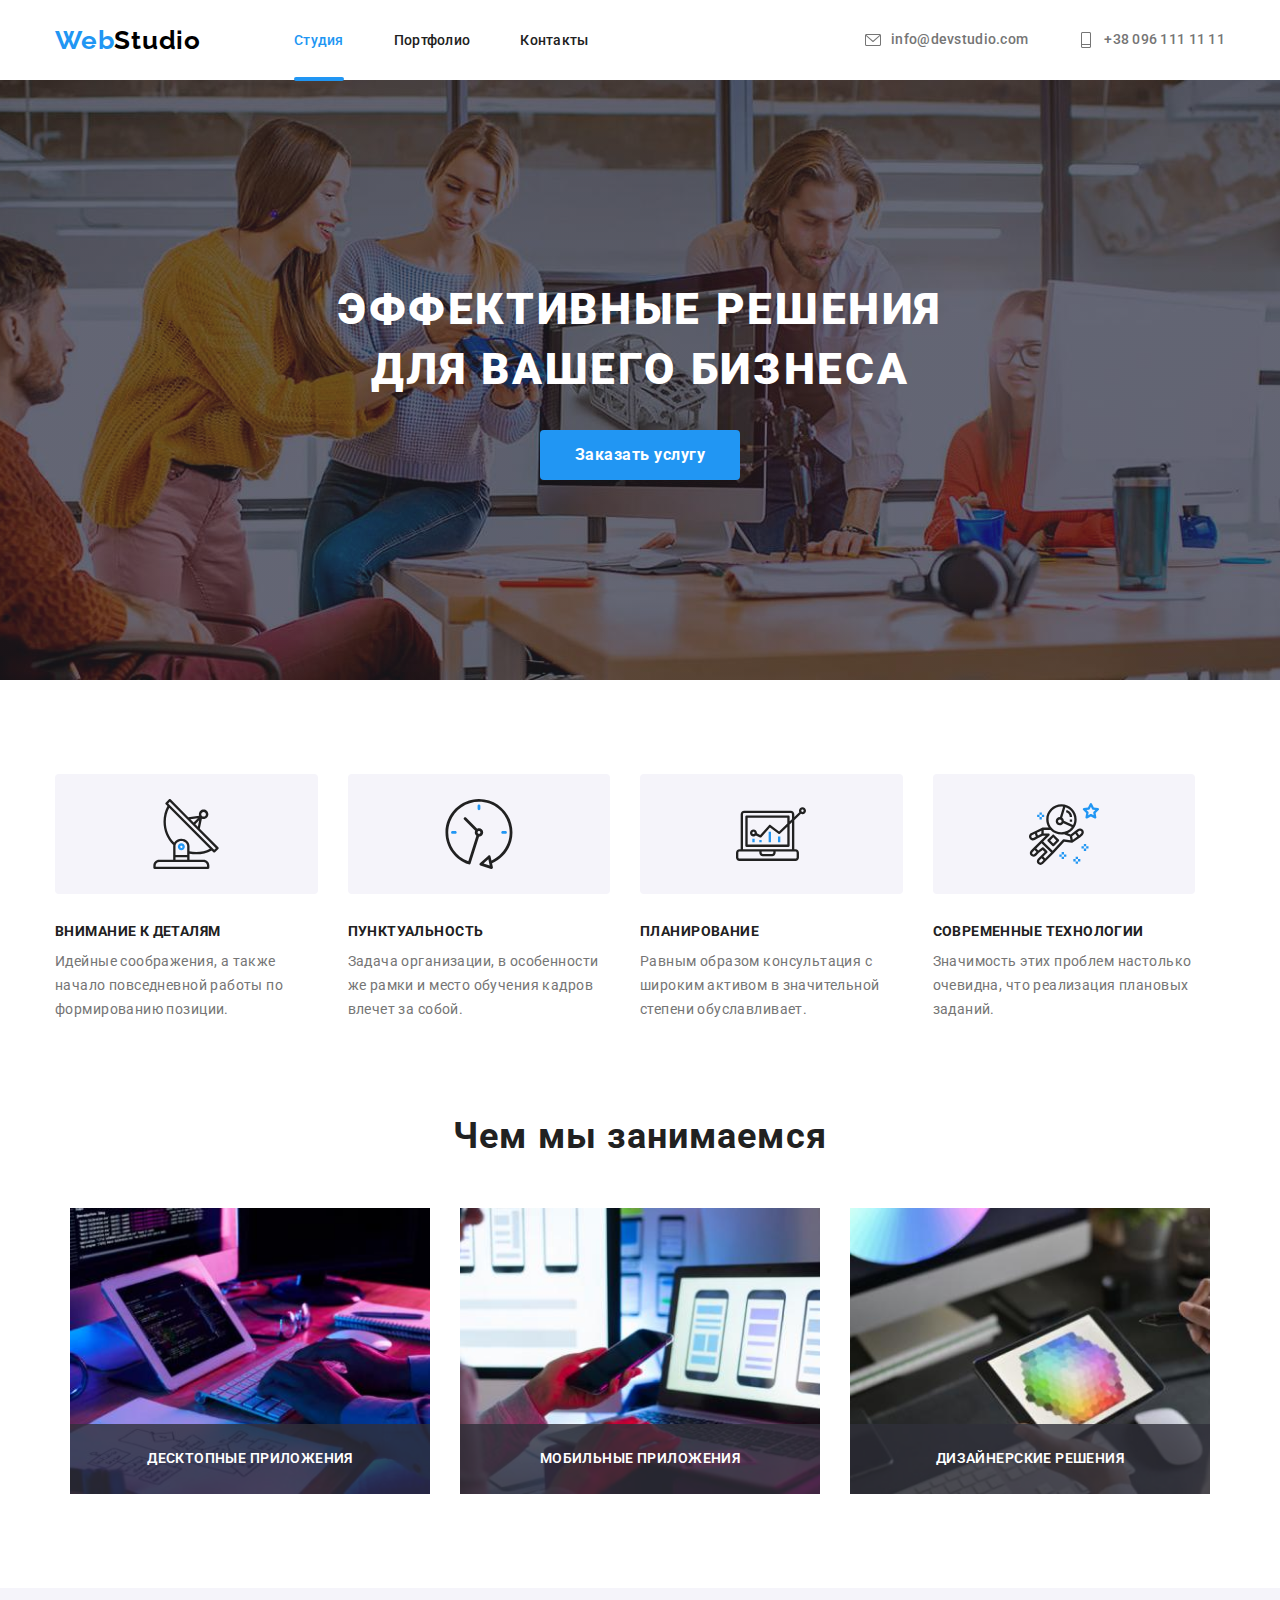
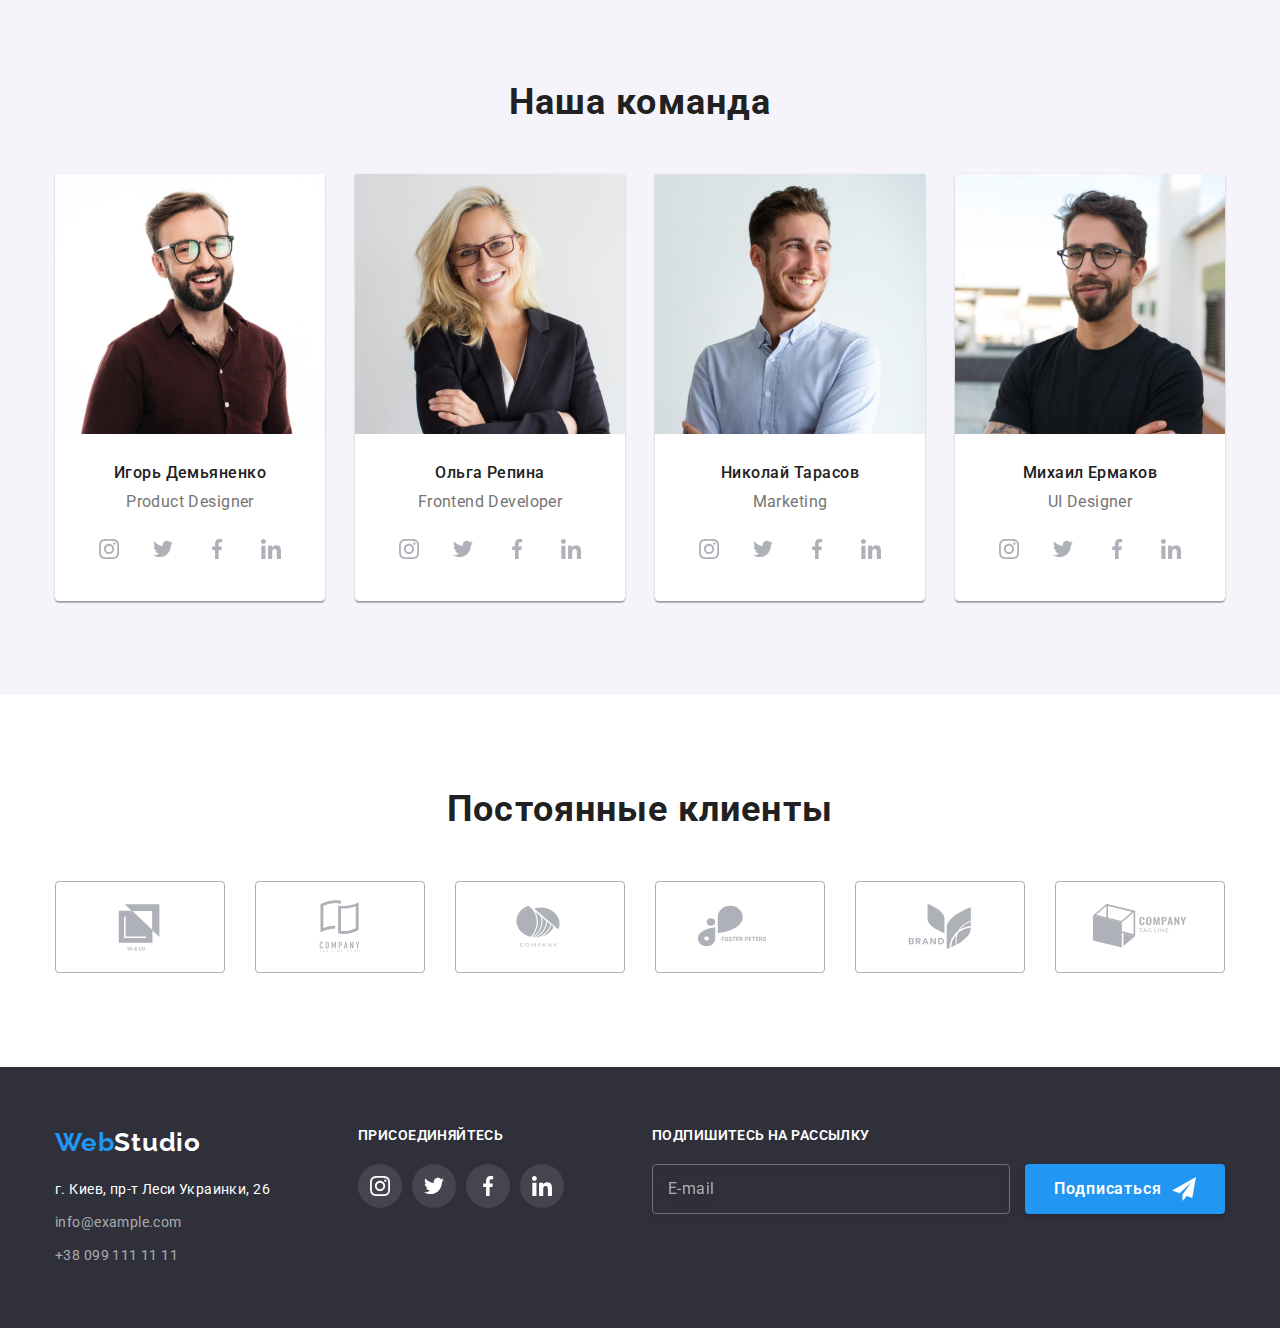
<file: index.html>
<!DOCTYPE html>
<html lang="ru">
<head>
    <meta charset="UTF-8">
    <meta http-equiv="X-UA-Compatible" content="IE=edge">
    <meta name="viewport" content="width=device-width, initial-scale=1.0">
    <title>Document</title>
    <link rel="preconnect" href="https://fonts.googleapis.com"> 
    <link rel="preconnect" href="https://fonts.gstatic.com" crossorigin> 
    <link href="https://fonts.googleapis.com/css2?family=Raleway:wght@700&family=Roboto:wght@400;500;700;900&display=swap" 
        rel="stylesheet">
    <link rel="stylesheet" href="https://cdnjs.cloudflare.com/ajax/libs/modern-normalize/1.1.0/modern-normalize.min.css">
    
    <link rel="stylesheet" href="./css/main.min.css">
    
</head>
<body>
<!--header-->
    <header class="header">
        <div class="container header-navigation">
            <a href="./index.html" class="header-logo link">Web<span class="logo-accent">Studio</span></a>
            <nav>
                <ul class="header-list list">
                <li class="header-item">
                    <a href="./index.html" class="header-link link current">Студия</a>
                </li>
                <li class="header-item" >
                    <a href="./portfolio.html" class="header-link link ">Портфолио</a>
                </li>
                <li class="header-item" >
                    <a href="" class="header-link link">Контакты</a>
                </li>
                </ul>
            </nav>
            <ul class="header-contacts-list list">
                <li class="header-contacts-item">
                        <a class="header-contacts-link link" href="mailto:info@devstudio.com">
                        <svg class="header-icon" width="16" height="16">
                            <use href="./images/sprite.svg#icon-mail"></use>
                        </svg>   
                        info@devstudio.com
                    </a>
                </li>
                
                <li class="header-contacts-item">
                        <a class="header-contacts-link link" href="tel:+380961111111">
                        <svg class="header-icon" width="16" height="16">
                            <use href="./images/sprite.svg#icon-tel">
                            </use>
                        </svg>
                        +38 096 111 11 11
                    </a>
                </li>
            </ul>  
        </div>  
    </header>
    <main>
<!--hero-->
        <section class="hero">
            <div class="container hero__container">
                <h1 class="hero__title">Эффективные решения для вашего бизнеса</h1>
                <button class="hero__btn btn"
                data-modal-open
                type="button">
                Заказать услугу
                </button>
            </div>
        </section>
<!--advantage-->
        <section class="advantage section">
            <div class="container">
                <h2 class="visually-hidden">Преимущества</h2>

                <ul class="advantage-list list">

                 <li class="advantage-list__item">
                    <div class="advantage-list__item-bg"> 
                        <svg class="advantage-list__icon" width="70" height="70"  >
                        <use href="./images/sprite.svg#icon-antenna">
                        </use>
                        </svg>
                    </div>
                    <h3 class="advantage-list__theme">Внимание к деталям</h3>
                    <p class="advantage-list__text">Идейные соображения, 
                    а также начало повседневной работы 
                    по формированию позиции.</p>
                 </li>

                 <li class="advantage-list__item">
                    <div class="advantage-list__item-bg"> 
                        <svg class="advantage-list__icon" width="70" height="70"  >
                        <use href="./images/sprite.svg#icon-clock">
                        </use>
                        </svg>
                    </div>
                    <h3 class="advantage-list__theme">Пунктуальность</h3>
                    <p class="advantage-list__text">Задача организации, 
                    в особенности же рамки и место 
                    обучения кадров влечет за собой.</p>
                 </li>

                 <li class="advantage-list__item">
                    <div class="advantage-list__item-bg"> 
                        <svg class="advantage-list__icon" width="70" height="70"  >
                        <use href="./images/sprite.svg#icon-diagram">
                        </use>
                        </svg>
                    </div>
                     <h3 class="advantage-list__theme">Планирование</h3>
                     <p class="advantage-list__text">Равным образом консультация 
                    с широким активом в значительной 
                    степени обуславливает.</p>
                 </li>

                 <li class="advantage-list__item">
                    <div class="advantage-list__item-bg"> 
                        <svg class="advantage-list__icon" width="70" height="70"  >
                        <use href="./images/sprite.svg#icon-astronaut">
                        </use>
                        </svg>
                    </div>
                     <h3 class="advantage-list__theme">Современные технологии</h3>
                     <p class="advantage-list__text">Значимость этих проблем настолько 
                    очевидна, что реализация 
                    плановых заданий.</p>
                    </li>
                </ul>
            </div>
        </section>
<!--gallery-->
        <section class="gallery section">
            <div class="container">
                <h2 class="title gallery__title">Чем мы занимаемся</h2>
                <ul class="gallery-list list">
                    <li class="gallery-list__item">
                        <div class="gallery-list__top-wrapper">
                            <img src="./images/box1.jpg" alt="програмист пишет код" width="370"/>
                            <p class="gallery-list__top-txt">десктопные приложения</p>
                        </div>
                    </li>
                    <li class="gallery-list__item">
                        <div class="gallery-list__top-wrapper">
                            <img src="./images/box2.jpg" alt="дизайнер делает макет" width="370"/>
                            <p class="gallery-list__top-txt">мобильные приложения</p>
                        </div>
                    </li>
                    <li class="gallery-list__item">
                        <div class="gallery-list__top-wrapper">
                            <img src="./images/box3.jpg" alt="дизайнер подбирает цвет" width="370"/>
                            <p class="gallery-list__top-txt">дизайнерские решения</p>
                        </div>
                    </li>
                </ul>
            </div>
        </section>
<!--team-->
        <section class="team section">
            <div class="container team__container">
                <h2 class="title team__title">Наша команда</h2>
                <ul class="team-list list">
                   <li class="team-list__item">
                        <img src="./images/img1.jpg" alt="Игорь Демьяненко" width="270"/>
                        <div class="team-list__card-contant">
                            <h3 class="team-list__name">Игорь Демьяненко</h3>
                            <p class="team-list__text" lang="en">Product Designer</p>
                            <ul class="team-list__social-list social-list list">
                                <li class="social-list__item link">
                                    <a href="" class="social-list__link link">
                                        <svg class="social-list__icon-team">
                                            <use href="./images/sprite.svg#icon-instagram">
                                            </use>
                                        </svg>
                                    </a>
                                </li>
                                <li class="social-list__item link">
                                    <a href="" class="social-list__link link">
                                        <svg class="social-list__icon-team">
                                            <use href="./images/sprite.svg#icon-twitter">
                                            </use>
                                        </svg>
                                    </a>
                                </li>
                                <li class="social-list__item link">
                                    <a href="" class="social-list__link link">
                                        <svg class="social-list__icon-team">
                                            <use href="./images/sprite.svg#icon-facebook">
                                            </use>
                                        </svg>
                                    </a>
                                </li>
                                <li class="social-list__item link">
                                    <a href="" class="social-list__link link">
                                        <svg class="social-list__icon-team">
                                            <use href="./images/sprite.svg#icon-linkedin">
                                            </use>
                                        </svg>
                                    </a>
                                </li>
                            </ul>
                        </div>
                    </li>

                    <li class="team-list__item">
                        <img src="./images/img2.jpg" alt="Ольга Репина" width="270"/>
                        <div class="team-list__card-contant">
                            <h3 class="team-list__name">Ольга Репина</h3>
                            <p class="team-list__text" lang="en">Frontend Developer</p>
                            <ul class="team-list__social-list social-list list">
                                <li class="social-list__item link">
                                    <a href="" class="social-list__link link">
                                        <svg class="social-list__icon-team">
                                            <use href="./images/sprite.svg#icon-instagram">
                                            </use>
                                        </svg>
                                    </a>
                                </li>
                                <li class="social-list__item link">
                                    <a href="" class="social-list__link link">
                                        <svg class="social-list__icon-team">
                                            <use href="./images/sprite.svg#icon-twitter">
                                            </use>
                                        </svg>
                                    </a>
                                </li>
                                <li class="social-list__item link">
                                    <a href="" class="social-list__link link">
                                        <svg class="social-list__icon-team">
                                            <use href="./images/sprite.svg#icon-facebook">
                                            </use>
                                        </svg>
                                    </a>
                                </li>
                                <li class="social-list__item link">
                                    <a href="" class="social-list__link link">
                                        <svg class="social-list__icon-team">
                                            <use href="./images/sprite.svg#icon-linkedin">
                                            </use>
                                        </svg>
                                    </a>
                                </li>
                            </ul>
                        </div>
                    </li>

                    <li class="team-list__item">
                        <img src="./images/img3.jpg" alt="Николай Тарасов" width="270"/>
                        <div class="team-list__card-contant">
                            <h3 class="team-list__name">Николай Тарасов</h3>
                            <p class="team-list__text" lang="en">Marketing</p>
                            <ul class="team-list__social-list social-list list">
                                <li class="social-list__item link">
                                    <a href="" class="social-list__link link">
                                        <svg class="social-list__icon-team">
                                            <use href="./images/sprite.svg#icon-instagram">
                                            </use>
                                        </svg>
                                    </a>
                                </li>
                                <li class="social-list__item link">
                                    <a href="" class="social-list__link link">
                                        <svg class="social-list__icon-team">
                                            <use href="./images/sprite.svg#icon-twitter">
                                            </use>
                                        </svg>
                                    </a>
                                </li>
                                <li class="social-list__item link">
                                    <a href="" class="social-list__link link">
                                        <svg class="social-list__icon-team">
                                            <use href="./images/sprite.svg#icon-facebook">
                                            </use>
                                        </svg>
                                    </a>
                                </li>
                                <li class="social-list__item link">
                                    <a href="" class="social-list__link link">
                                        <svg class="social-list__icon-team">
                                            <use href="./images/sprite.svg#icon-linkedin">
                                            </use>
                                        </svg>
                                    </a>
                                </li>
                            </ul>
                        </div>
                    </li>

                    <li class="team-list__item">
                        <img src="./images/img4.jpg" alt="Михаил Ермаков" width="270"/>
                        <div class="team-list__card-contant">
                            <h3 class="team-list__name">Михаил Ермаков</h3>
                            <p class="team-list__text" lang="en">UI Designer</p>
                            <ul class="team-list__social-list social-list list">
                                <li class="social-list__item link">
                                    <a href="" class="social-list__link link">
                                        <svg class="social-list__icon-team">
                                            <use href="./images/sprite.svg#icon-instagram">
                                            </use>
                                        </svg>
                                    </a>
                                </li>
                                <li class="social-list__item link">
                                    <a href="" class="social-list__link link">
                                        <svg class="social-list__icon-team">
                                            <use href="./images/sprite.svg#icon-twitter">
                                            </use>
                                        </svg>
                                    </a>
                                </li>
                                <li class="social-list__item link">
                                    <a href="" class="social-list__link link">
                                        <svg class="social-list__icon-team">
                                            <use href="./images/sprite.svg#icon-facebook">
                                            </use>
                                        </svg>
                                    </a>
                                </li>
                                <li class="social-list__item link">
                                    <a href="" class="social-list__link link">
                                        <svg class="social-list__icon-team">
                                            <use href="./images/sprite.svg#icon-linkedin">
                                            </use>
                                        </svg>
                                    </a>
                                </li>
                            </ul>
                        </div>
                    </li>
                </ul>
                
            </div>
        </section>
<!------clients-->
       <section class="clients section">
        <div class="container">
            <h2 class="title">Постоянные клиенты</h2>
            <ul class="clients-list list">
                <li class="clients-list__item">
                    <a href="" class="clients-list__link link">
                        <svg class="clients-list__icon">
                            <use href="./images/sprite.svg#icon-Logo">
                            </use>
                        </svg>
                    </a>
                </li>
                <li class="clients-list__item">
                    <a href="" class="clients-list__link link">
                        <svg class="clients-list__icon">
                            <use href="./images/sprite.svg#icon-Logo-1">
                            </use>
                        </svg>
                    </a>
                </li>
                <li class="clients-list__item">
                    <a href="" class="clients-list__link link">
                        <svg class="clients-list__icon">
                            <use href="./images/sprite.svg#icon-Logo-2">
                            </use>
                        </svg>
                    </a>
                </li>
                <li class="clients-list__item">
                    <a href="" class="clients-list__link link">
                        <svg class="clients-list__icon">
                            <use href="./images/sprite.svg#icon-Logo-3">
                            </use>
                        </svg>
                    </a>
                </li>
                <li class="clients-list__item">
                    <a href="" class="clients-list__link link">
                        <svg class="clients-list__icon">
                            <use href="./images/sprite.svg#icon-Logo-4">
                            </use>
                        </svg>
                    </a>
                </li>
                <li class="clients-list__item">
                    <a href="" class="clients-list__link link">
                        <svg class="clients-list__icon">
                            <use href="./images/sprite.svg#icon-Logo-5">
                            </use>
                        </svg>
                    </a>
                </li>
            </ul>

        </div> 
       </section>
    </main>
<!------footer-->
    <footer class="footer">
        <div class="container footer-info">
            <div class="footer__left">
            <a class="footer-logo link" href="/">Web<span class="footer-logo__text">Studio</span></a>
            <address>
                    <ul class="footer-adress-list list">
                        <li class="footer-adress-list__item">
                            <a class="footer-adress-list__link footer-adress-list__main link" href="">г. Киев, пр-т Леси Украинки, 26 </a></li>
                        <li class="footer-adress-list__item">
                            <a class="footer-adress-list__link link" href="mailto:info@example.com">info@example.com</a></li>
                        <li class="footer-adress-list__item">
                            <a class="footer-adress-list__link link" href="tel:+380991111111">+38 099 111 11 11</a></li>
                    </ul>
            </address>
            </div>

            <div class="footer__center">
                <h3 class="footer__title">присоединяйтесь</h3>
                <ul class="footer-social-list social-list list">
                    <li class="social-list__item link">
                         <a href="" class="footer-social-list__link link">
                            <svg class="footer-social-list__icon">
                                <use href="./images/sprite.svg#icon-instagram">
                                </use>
                            </svg>
                        </a>
                    </li>
                    <li class="social-list__item link">
                        <a href="" class="footer-social-list__link link">
                            <svg class="footer-social-list__icon">
                                <use href="./images/sprite.svg#icon-twitter">
                                </use>
                            </svg>
                        </a>
                    </li>
                    <li class="social-list__item link">
                        <a href="" class="footer-social-list__link link">
                            <svg class="footer-social-list__icon">
                                <use href="./images/sprite.svg#icon-facebook">
                                </use>
                            </svg>
                        </a>
                    </li>
                    <li class="social-list__item link">
                        <a href="" class="footer-social-list__link link">
                            <svg class="footer-social-list__icon">
                                <use href="./images/sprite.svg#icon-linkedin">
                                </use>
                            </svg>
                        </a>
                    </li>
                </ul>
            </div>

            <div class="footer__left">
                <section class="signup">
                    <h3 class="signup__title">
                        подпишитесь на рассылку
                    </h3>
                    <form action="#" class="signup-form" name="signup_form" >
                        <div class="footer-input">
                            <label>
                            <input 
                            class="signup-input"
                            type="email" 
                            name="email" 
                            id="email"
                            placeholder="E-mail"
                            />
                            </label>
                        </div>
                        <button type="submit" class="btn signup-btn">
                            Подписаться <svg class="footer-icon-send">
                                <use href="./images/sprite.svg#icon-icon-send">
                                </use>
                            </svg>
                        </button>
                    </form>
                </section>   
            </div>
        </div>
    </footer>
<!------modal-->
    <div class="backdrop is-hidden" data-modal>
        <div class="modal">

            <button type="button" 
            data-modal-close 
            class="close-btn btn">
                <svg class="close-btn-icon">
                    <use href="./images/sprite.svg#icon-close-black">
                    </use>
                </svg>
            </button>
        
            <p class="modal-title">Оставьте свои данные, мы вам перезвоним</p>

            <form action="#" class="modal-form">

                <div class="modal-field">
                    <label for="user-name" class="input-label"
                    >Имя</label>
                    <span class="input-wrapper">
                        <input type="text"
                        name="user-name"
                        id="user-name"
                        class="modal-input">
                        <svg class="input-icon">
                            <use href="./images/sprite.svg#icon-person-black"></use>
                        </svg>
                    </span>
                </div>

                <div class="modal-field">
                    <label for="user-tel" class="input-label"
                    >Телефон</label>
                    <span class="input-wrapper">
                        <input type="tel"
                        name="user-tel"
                        id="user-tel"
                        class="modal-input">
                        <svg class="input-icon">
                            <use href="./images/sprite.svg#icon-phone-black"></use>
                        </svg>
                    </span>
                </div>

                <div class="modal-field">
                    <label for="email" class="input-label"
                    >Почта</label>
                    <span class="input-wrapper">
                        <input type="email"
                        name="email"
                        id="email"
                        class="modal-input">
                        <svg class="input-icon">
                            <use href="./images/sprite.svg#icon-email-black"></use>
                        </svg>
                    </span>
                </div>

                <div class="modal-field">
                    <label for="user-text" class="input-label"
                    >Комментарий</label>
                    <textarea
                    name="user-text"
                    id="user-text"
                    placeholder="Введите текст"
                    class="modal-text-input"
                    ></textarea>
                </div>

                <input type="checkbox" name="modal-checkbox" 
                id="modal-checkbox" class="modal-checkbox visually-hidden">
                <label for="modal-checkbox" class="check-text">
                    <span> 
                        <svg class="check-icon">
                            <use href="./images/sprite.svg#icon-check"></use>
                        </svg>
                    </span>
                    Соглашаюсь с рассылкой и принимаю <a href=""> Условия договора</a>
                </label>

                <button type="submit" class="btn modal-btn">
                    Отправить
                </button>
            </form>
        </div>
    </div>
    <script src="./js/modal.js"></script>
</body>
</html>
</file>
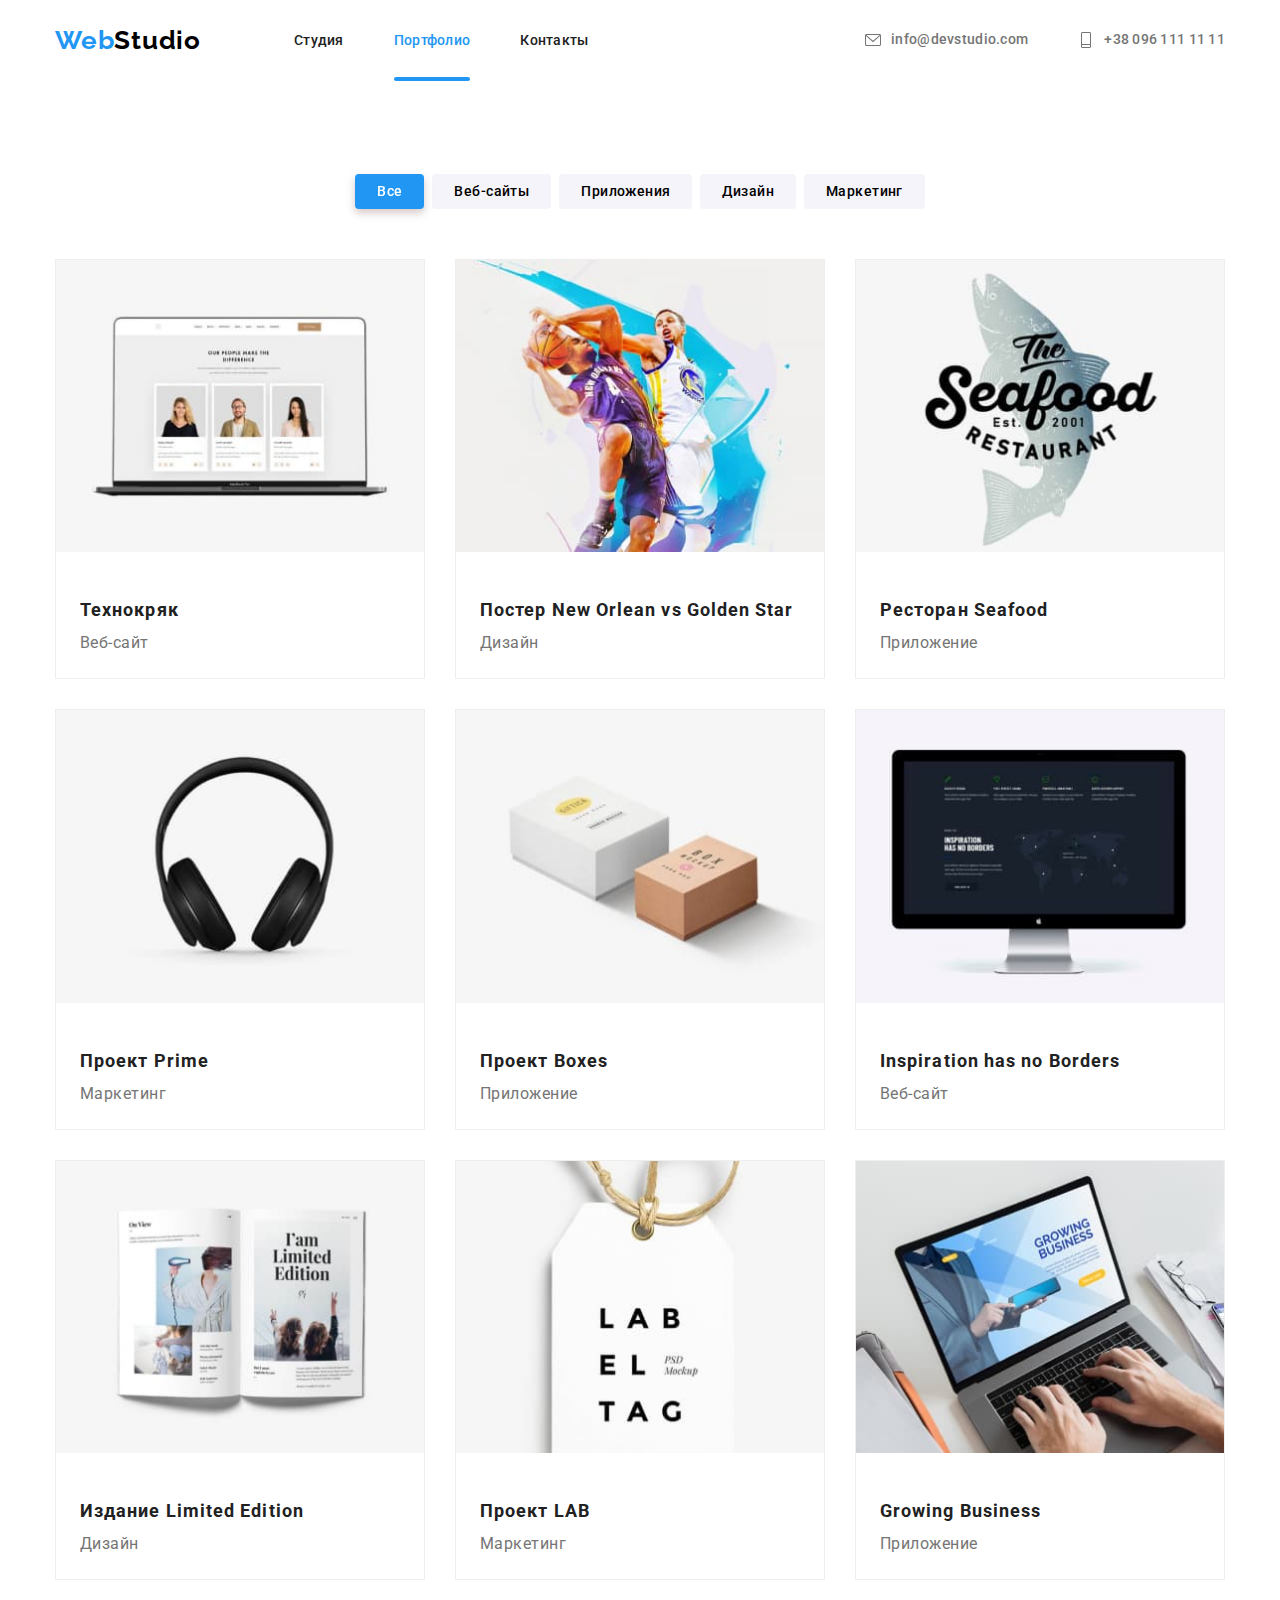
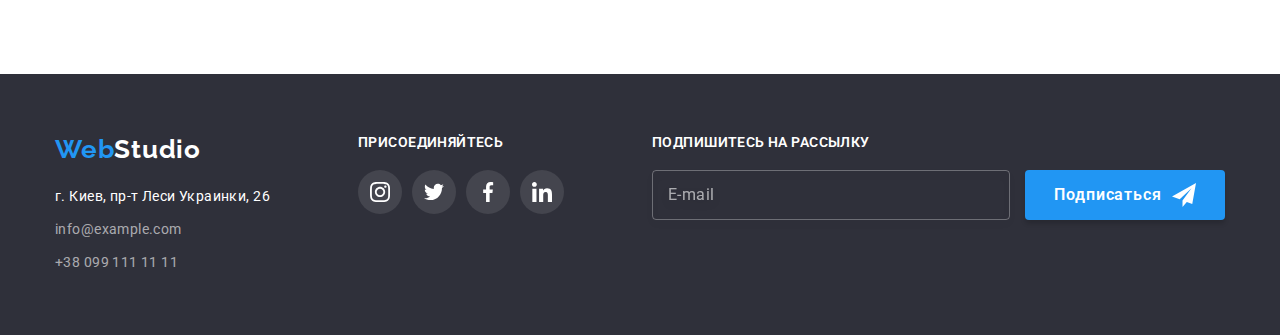
<file: portfolio.html>
<!DOCTYPE html>
<html lang="ru">
<head>
    <meta charset="UTF-8">
    <meta http-equiv="X-UA-Compatible" content="IE=edge">
    <meta name="viewport" content="width=device-width, initial-scale=1.0">
    <title>Document</title>
    <link rel="preconnect" href="https://fonts.googleapis.com"> 
    <link rel="preconnect" href="https://fonts.gstatic.com" crossorigin> 
    <link href="https://fonts.googleapis.com/css2?family=Raleway:wght@700&family=Roboto:wght@400;500;700;900&display=swap" 
        rel="stylesheet">
    <link rel="stylesheet" href="https://cdnjs.cloudflare.com/ajax/libs/modern-normalize/1.1.0/modern-normalize.min.css">
    
    <link rel="stylesheet" href="./css/main.min.css">
    
</head>
<body>
    <header class="header">
        <div class="container header-navigation">
            <a href="./index.html" class="header-logo link">Web<span class="logo-accent">Studio</span></a>
            <nav>
                <ul class="header-list list">
                <li class="header-item">
                    <a href="./index.html" class="header-link link">Студия</a>
                </li>
                <li class="header-item" >
                    <a href="./portfolio.html" class="header-link link current">Портфолио</a>
                </li>
                <li class="header-item" >
                    <a href="" class="header-link link">Контакты</a>
                </li>
                </ul>
            </nav>
            <ul class="header-contacts-list list">
                <li class="header-contacts-item">
                        <a class="header-contacts-link link" href="mailto:info@devstudio.com">
                        <svg class="header-icon" width="16" height="16">
                            <use href="./images/sprite.svg#icon-mail"></use>
                        </svg>   
                        info@devstudio.com
                    </a>
                </li>
                
                <li class="header-contacts-item">
                        <a class="header-contacts-link link" href="tel:+380961111111">
                        <svg class="header-icon" width="16" height="16">
                            <use href="./images/sprite.svg#icon-tel">
                            </use>
                        </svg>
                        +38 096 111 11 11
                    </a>
                </li>
            </ul>  
        </div>  
    </header>
    <main>
<!--portfolio--> 
       <section class="portfolio section">
        <div class="container">
            <h2 class="visually-hidden">Портфолио</h2>
<!--Cортировка-->
            <ul class="portfolio-options-list list">

                <li class="portfolio-options-item">
                    <button class="portfolio-btn btn portfolio-currunt-btn" 
                    type="button">Все</button>
                </li>

                <li class="portfolio-options-item">
                    <button class="portfolio-btn btn" type="button">Веб-сайты</button>
                </li>

                <li class="portfolio-options-item">
                    <button class="portfolio-btn btn" type="button">Приложения</button>
                </li>

                <li class="portfolio-options-item">
                    <button class="portfolio-btn btn" type="button">Дизайн</button>
                </li>

                <li class="portfolio-options-item">
                    <button class="portfolio-btn btn" type="button">Маркетинг</button>
                </li>
            </ul>
<!--portfolio-product-->
            <ul class="portfolio-product-list list">

                <li class="portfolio-product-item">
                    <a class="portfolio-link link" href="" target="_blank" rel="noopener noreferrer">
                        <div class="product-top-wrapper">
                            <img src="./images/portfolio-img-01.jpg" alt="Веб-сайт открытый на ноутбуке" 
                            width="370" height="294"/>
                            <p  class="product-top-txt">Технокряк это современная площадка распространения коронавируса. 
                                Компании используют эту платформу для цифрового шпионажа и 
                                атак на защищённые сервера конкурентов.
                            </p>
                        </div>
                        <div class="product-content">
                            <h3 class="portfolio-name">Технокряк</h3>
                            <p class="portfolio-text">Веб-сайт</p>
                        </div>
                    </a>
                </li> 

                <li class="portfolio-product-item">
                    <a class="portfolio-link link" href="" target="_blank" rel="noopener noreferrer">
                        <div class="product-top-wrapper">
                            <img src="./images/portfolio-img-02.jpg" alt="Веб-сайт открытый на ноутбуке" 
                            width="370" height="294"/>
                            <p  class="product-top-txt">Технокряк это современная площадка распространения коронавируса. 
                                Компании используют эту платформу для цифрового шпионажа и 
                                атак на защищённые сервера конкурентов.
                            </p>
                        </div>
                        
                        <div class="product-content">
                            <h3 class="portfolio-name">Постер New Orlean vs Golden Star</h3>
                            <p class="portfolio-text">Дизайн</p>
                        </div>
                        </a>
                </li>
                
                <li class="portfolio-product-item">
                    <a class="portfolio-link link" href="" target="_blank" rel="noopener noreferrer">
                        <div class="product-top-wrapper">
                            <img src="./images/portfolio-img-03.jpg" alt="рыба и логотип Seafood" 
                            width="370" height="294"/>
                            <p  class="product-top-txt">Технокряк это современная площадка распространения коронавируса. 
                                Компании используют эту платформу для цифрового шпионажа и 
                                атак на защищённые сервера конкурентов.
                            </p>
                        </div>

                        <div class="product-content">
                            <h3 class="portfolio-name">Ресторан Seafood</h3>
                            <p class="portfolio-text">Приложение</p>
                        </div>
                    </a>
                </li> 

                <li class="portfolio-product-item">
                    <a class="portfolio-link link" href="" target="_blank" rel="noopener noreferrer">
                        <div class="product-top-wrapper">
                            <img src="./images/portfolio-img-04.jpg" alt="Наушники" 
                            width="370" height="294"/>
                            <p  class="product-top-txt">Технокряк это современная площадка распространения коронавируса. 
                                Компании используют эту платформу для цифрового шпионажа и 
                                атак на защищённые сервера конкурентов.
                            </p>
                        </div>

                        <div class="product-content">
                            <h3 class="portfolio-name">Проект Prime</h3>
                            <p class="portfolio-text">Маркетинг</p>
                        </div>
                    </a>
                </li> 

                <li class="portfolio-product-item">
                    <a class="portfolio-link link" href="" target="_blank" rel="noopener noreferrer">
                        <div class="product-top-wrapper">
                            <img src="./images/portfolio-img-05.jpg" alt="две коробки" 
                            width="370" height="294"/>
                            <p  class="product-top-txt">Технокряк это современная площадка распространения коронавируса. 
                                 Компании используют эту платформу для цифрового шпионажа и 
                                атак на защищённые сервера конкурентов.
                            </p>
                        </div>

                        <div class="product-content">
                            <h3 class="portfolio-name">Проект Boxes</h3>
                             <p class="portfolio-text">Приложение</p>
                        </div>
                    </a>
                </li> 

                <li class="portfolio-product-item">
                    <a class="portfolio-link link" href="" target="_blank" rel="noopener noreferrer">
                        <div class="product-top-wrapper">
                            <img src="./images/portfolio-img-06.jpg" alt="монитор" 
                                width="370" height="294"/>
                            <p  class="product-top-txt">Технокряк это современная площадка распространения коронавируса. 
                                Компании используют эту платформу для цифрового шпионажа и 
                                атак на защищённые сервера конкурентов.
                            </p>
                        </div>

                        <div class="product-content">
                            <h3 class="portfolio-name" lang="eng" >Inspiration has no Borders</h3>
                            <p class="portfolio-text">Веб-сайт</p>
                        </div>
                    </a>
                </li> 

                <li class="portfolio-product-item">
                    <a class="portfolio-link link" href="" target="_blank" rel="noopener noreferrer">
                        <div class="product-top-wrapper">
                            <img src="./images/portfolio-img-07.jpg" alt="открытый журнал" 
                            width="370" height="294"/>
                            <p  class="product-top-txt">Технокряк это современная площадка распространения коронавируса. 
                                Компании используют эту платформу для цифрового шпионажа и 
                                атак на защищённые сервера конкурентов.
                            </p>
                        </div>

                        <div class="product-content">
                            <h3 class="portfolio-name">Издание Limited Edition</h3>
                            <p class="portfolio-text">Дизайн</p>
                        </div>
                    </a>
                </li> 

                <li class="portfolio-product-item">
                    <a class="portfolio-link link" href="" target="_blank" rel="noopener noreferrer">
                        <div class="product-top-wrapper">
                            <img src="./images/portfolio-img-08.jpg" alt="бирка с логотипом" 
                            width="370" height="294"/>
                            <p  class="product-top-txt">Технокряк это современная площадка распространения коронавируса. 
                                Компании используют эту платформу для цифрового шпионажа и 
                                атак на защищённые сервера конкурентов.
                            </p>
                        </div>

                        <div class="product-content">
                            <h3 class="portfolio-name">Проект LAB</h3>
                            <p class="portfolio-text">Маркетинг</p>
                        </div>
                    </a>
                </li> 

                <li class="portfolio-product-item">
                    <a class="portfolio-link link" href="" target="_blank" rel="noopener noreferrer">
                        <div class="product-top-wrapper">
                            <img src="./images/portfolio-img-09.jpg" alt="работает на ноутбуке" 
                            width="370" height="294"/>
                            <p  class="product-top-txt">Технокряк это современная площадка распространения коронавируса. 
                                Компании используют эту платформу для цифрового шпионажа и 
                            атак на защищённые сервера конкурентов.
                            </p>
                        </div>

                        <div class="product-content">
                            <h3 class="portfolio-name" lang="eng">Growing Business</h3>
                            <p class="portfolio-text">Приложение</p>
                        </div>
                    </a>
                </li> 
            </ul>
        </div>
       </section>
    </main>
<!------footer-->
<footer class="footer">
    <div class="container footer-info">
        <div class="footer__left">
        <a class="footer-logo link" href="/">Web<span class="footer-logo__text">Studio</span></a>
        <address>
                <ul class="footer-adress-list list">
                    <li class="footer-adress-list__item">
                        <a class="footer-adress-list__link footer-adress-list__main link" href="">г. Киев, пр-т Леси Украинки, 26 </a></li>
                    <li class="footer-adress-list__item">
                        <a class="footer-adress-list__link link" href="mailto:info@example.com">info@example.com</a></li>
                    <li class="footer-adress-list__item">
                        <a class="footer-adress-list__link link" href="tel:+380991111111">+38 099 111 11 11</a></li>
                </ul>
        </address>
        </div>

        <div class="footer__center">
            <h3 class="footer__title">присоединяйтесь</h3>
            <ul class="footer-social-list social-list list">
                <li class="social-list__item link">
                     <a href="" class="footer-social-list__link link">
                        <svg class="footer-social-list__icon">
                            <use href="./images/sprite.svg#icon-instagram">
                            </use>
                        </svg>
                    </a>
                </li>
                <li class="social-list__item link">
                    <a href="" class="footer-social-list__link link">
                        <svg class="footer-social-list__icon">
                            <use href="./images/sprite.svg#icon-twitter">
                            </use>
                        </svg>
                    </a>
                </li>
                <li class="social-list__item link">
                    <a href="" class="footer-social-list__link link">
                        <svg class="footer-social-list__icon">
                            <use href="./images/sprite.svg#icon-facebook">
                            </use>
                        </svg>
                    </a>
                </li>
                <li class="social-list__item link">
                    <a href="" class="footer-social-list__link link">
                        <svg class="footer-social-list__icon">
                            <use href="./images/sprite.svg#icon-linkedin">
                            </use>
                        </svg>
                    </a>
                </li>
            </ul>
        </div>

        <div class="footer__left">
            <section class="signup">
                <h3 class="signup__title">
                    подпишитесь на рассылку
                </h3>
                <form action="#" class="signup-form" name="signup_form" >
                    <div class="footer-input">
                        <label>
                        <input 
                        class="signup-input"
                        type="email" 
                        name="email" 
                        id="email"
                        placeholder="E-mail"
                        />
                        </label>
                    </div>
                    <button type="submit" class="btn signup-btn">
                        Подписаться <svg class="footer-icon-send">
                            <use href="./images/sprite.svg#icon-icon-send">
                            </use>
                        </svg>
                    </button>
                </form>
            </section>   
        </div>
    </div>
</footer>
</body>
</html>
</file>
<file: css/main.min.css>
:root{--primary-title-color:#FFFFFF;--secondary-title-color: #212121;--primary-text-color: #212121;--secondary-text-color: #757575;--accent-color: #2196F3;--background-accent-color: #F5F4FA;--background-secondary-color: #2F303A;--background-main-color: #FFFFFF;--btm-primary-color: #F5F4FA;--border-header-color: #ECECEC;--clients-logo-color:#AFB1B8;--wraper-produckt-color:rgba(33, 150, 243, 0.9)}.visually-hidden{position:absolute;width:1px;height:1px;margin:-1px;padding:0;overflow:hidden;border:0;clip:rect(0 0 0 0)}p,h1,h2,h3,h4,h5,h6{margin:0}a{display:block}ul{margin:0;padding-left:0}img{display:block;max-width:100%;height:auto}body{background-color:var(--background-main-color);font-family:'Roboto', sans-serif;letter-spacing:0.03em;font-weight:400;font-style:normal;font-size:14px}.link{text-decoration:none}.list{list-style:none}.container{width:1200px;margin:0 auto;padding-left:15px;padding-right:15px}.btn{font-family:'Roboto', sans-serif;font-size:16px;font-weight:400;line-height:1.87;letter-spacing:.06em;text-align:center;cursor:pointer;border:0;border-radius:4px}.section{padding-top:94px;padding-bottom:94px}.title{font-size:36px;font-weight:700;line-height:1.16;letter-spacing:.03em;text-align:center;color:var(--secondary-title-color);margin-bottom:50px}.page-header{border-bottom:1px solid var(--border-header-color)}.header-navigation{display:flex;align-items:center}.header-list{display:flex}.header-logo{font-family:Raleway;font-size:26px;font-weight:700;line-height:1.19;letter-spacing:.03em;color:var(--accent-color);margin-right:93px}.logo-accent{color:#000000}.header-item{position:relative}.header-item:not(:last-child){margin-right:50px}.header-item .current{color:var(--accent-color)}.current::after{content:'';position:absolute;display:block;width:100%;height:4px;border-radius:2px;background-color:var(--accent-color);bottom:-1px}.header-link{color:var(--secondary-title-color);font-size:14px;font-weight:500;line-height:1.17;letter-spacing:.02em;padding:32px 0;transition:color 250ms cubic-bezier(0.4, 0, 0.2, 1)}.header-link.header-link:hover,.header-link.header-link:focus{color:var(--accent-color)}.header-contacts-list{display:flex;margin-left:auto}.header-contacts-item:not(:last-child){margin-right:50px}.header-icon{fill:currentColor;margin-right:10px}.header-contacts-link{font-size:14px;font-weight:500;line-height:1.14;letter-spacing:.02em;color:var(--secondary-text-color);display:flex;align-items:center;transition:color 250ms cubic-bezier(0.4, 0, 0.2, 1)}.header-contacts-link:hover,.header-contacts-link.header-contacts-link:focus{color:var(--accent-color)}.hero{background-image:linear-gradient(to right, rgba(47,48,58,0.4), rgba(47,48,58,0.4)),url(../images/Imghero.jpg);background-repeat:no-repeat;background-position:center;background-size:cover;background-color:#C4C4C4;text-align:center;max-width:1600рх;height:600px;margin-right:auto;margin-left:auto;padding-top:200px;padding-bottom:200px}.hero__title{font-family:Roboto;font-size:44px;font-weight:900;line-height:1.36;letter-spacing:.06em;text-transform:uppercase;color:var(--primary-title-color);margin:0 auto;max-width:696px;margin-bottom:30px}.hero__btn{color:var(--primary-title-color);font-size:16px;font-weight:700;line-height:1.14;letter-spacing:.03em;padding:10px 32px;background-color:var(--accent-color);width:200px;height:50px;display:inline-block;align-items:center;text-align:center;margin:0 auto;transition:background-color 250ms cubic-bezier(0.4, 0, 0.2, 1)}.hero__btn:hover,.hero__btn:focus{background-color:#188CE8}.advantage-list{display:flex;align-items:center;flex-wrap:wrap}.advantage-list__item{flex-basis:calc((100% - 120px) / 4)}.advantage-list__item:not(:first-child){margin-left:30px}.advantage-list__theme{font-size:14px;font-weight:700;line-height:1.14;letter-spacing:.03em;text-transform:uppercase;color:var(--primary-text-color);margin-bottom:10px}.advantage-list__text{line-height:1.71;color:var(--secondary-text-color)}.advantage-list__item-bg{background-color:var(--btm-primary-color);border-radius:4px;height:120px;display:flex;align-items:center;justify-content:center;margin-bottom:30px}.gallery{padding-top:0}.gallery-list{display:flex;flex-wrap:wrap;justify-content:center}.gallery-list__item{flex-basis:calc((100% - 90px) / 3)}.gallery-list__item:not(:first-child){margin-left:30px}.gallery-list__top-wrapper{position:relative}.gallery-list__top-txt{position:absolute;bottom:0;left:0;width:100%;font-size:14px;font-weight:600;line-height:1.14;letter-spacing:.03em;text-align:center;text-transform:uppercase;color:var(--primary-title-color);background:rgba(47,48,58,0.8);height:70px;display:flex;align-items:center;justify-content:center}.team{background-color:var(--background-accent-color)}.team-list{display:flex;justify-content:center}.team-list__item{box-shadow:0px 1px 3px rgba(0,0,0,0.12),0px 1px 1px rgba(0,0,0,0.14),0px 2px 1px rgba(0,0,0,0.2);border-radius:0px 0px 4px 4px;width:270px;background-color:var(--background-main-color)}.team-list__item:not(:first-child){margin-left:30px}.team-list__card-contant{padding:30px 30px;border-radius:0px 0px 4px 4px}.team-list__name{font-size:16px;font-weight:500;line-height:1.18;letter-spacing:.03em;text-align:center;color:var(--secondary-title-color);margin-bottom:10px}.team-list__text{font-size:16px;line-height:1.18;text-align:center;color:var(--secondary-text-color);margin-bottom:16px}.team-list__social-list{display:flex;align-items:center;justify-content:center}.social-list__item{width:44px;height:44px}.social-list__item:not(:last-child){margin-right:10px}.social-list__link{display:flex;align-items:center;justify-content:center;width:100%;height:100%;border-radius:50%;background-color:var(--background-main-color);transition:background-color 250ms cubic-bezier(0.4, 0, 0.2, 1)}.social-list__link:hover,.social-list__link:focus{background-color:var(--accent-color)}.social-list__link:hover .social-list__icon-team,.social-list__link:focus .social-list__icon-team{fill:var(--background-main-color)}.social-list__icon-team{width:20px;height:20px;fill:#AFB1B8;transition:fill 250ms cubic-bezier(0.4, 0, 0.2, 1)}.clients-list{display:flex;align-items:center;justify-content:center;flex-wrap:wrap}.clients-list__link{display:flex;align-items:center;justify-content:center;width:170px;height:92px;border:1px solid var(--clients-logo-color);border-radius:4px;background-color:transparent;transition:border-color 250ms cubic-bezier(0.4, 0, 0.2, 1)}.clients-list__link:hover,.clients-list__link:focus{border-color:var(--accent-color)}.clients-list__item:not(:last-child){margin-right:30px}.clients-list__icon{width:106px;height:60px;fill:var(--clients-logo-color);transition:fill 250ms cubic-bezier(0.4, 0, 0.2, 1)}.clients-list__link:hover .clients-list__icon,.clients-list__link:focus .clients-list__icon{fill:var(--accent-color)}.portfolio-options-list{display:flex;align-items:center;justify-content:center;margin-bottom:50px}.portfolio-btn{font-size:14px;font-weight:500;line-height:1.62;letter-spacing:.03em;background-color:var(--btm-primary-color);padding:6px 22px;transition:color 250ms cubic-bezier(0.4, 0, 0.2, 1),background-color 250ms cubic-bezier(0.4, 0, 0.2, 1),filter 250ms cubic-bezier(0.4, 0, 0.2, 1)}.portfolio-btn:hover,.portfolio-btn:focus{color:#FFFFFF;background-color:var(--accent-color);filter:drop-shadow(0px 4px 4px rgba(87,37,37,0.25))}.portfolio-options-item:not(:last-child){margin-right:8px}.portfolio-currunt-btn{color:#FFFFFF;background-color:var(--accent-color);filter:drop-shadow(0px 4px 4px rgba(87,37,37,0.25))}.product-top-wrapper{position:relative;overflow:hidden}.product-top-txt{position:absolute;width:100%;height:100%;top:0;padding:64px 24px;font-size:18px;line-height:1.58;color:var(--primary-title-color);background-color:var(--wraper-produckt-color);transform:translateY(101%);transition:transform 250ms cubic-bezier(0.4, 0, 0.2, 1)}.portfolio-link:hover .product-top-txt,.portfolio-link:focus .product-top-txt{transform:translateY(0)}.portfolio-product-list{display:flex;flex-wrap:wrap;justify-content:center}.portfolio-product-item{max-width:370px;display:block}.portfolio-product-item:not(:nth-child(3n+1)){margin-left:30px}.portfolio-product-item:not(:nth-child(-n+3)){margin-top:30px}.portfolio-link{border:1px solid #EEEEEE;transition:box-shadow 250ms cubic-bezier(0.4, 0, 0.2, 1)}.portfolio-link:hover,.portfolio-link:focus,.portfolio-link:active{box-shadow:0px 1px 1px rgba(0,0,0,0.12),0px 4px 4px rgba(0,0,0,0.06),1px 4px 6px rgba(0,0,0,0.16)}.product-content{padding:20px 24px;display:block}.portfolio-name{font-size:18px;font-weight:700;line-height:2;letter-spacing:.06em;color:var(--primary-text-color);margin-top:20px}.portfolio-text{font-size:16px;font-weight:400;line-height:1.87;letter-spacing:.03em;color:var(--secondary-text-color)}.footer{background-color:var(--background-secondary-color);padding-top:60px;padding-bottom:60px}.footer .footer-logo{margin-bottom:20px;display:block}.footer-logo{font-family:Raleway;font-size:26px;font-weight:700;line-height:1.19;letter-spacing:.03em;color:var(--accent-color)}.footer-logo__text{color:var(--primary-title-color)}.footer-adress-list__link{font-size:14px;font-weight:400;line-height:1.71;letter-spacing:.03em;font-style:normal;color:#FFFFFF99;transition:color 250ms cubic-bezier(0.4, 0, 0.2, 1)}.footer-adress-list__link:hover,.footer-adress-list__link:focus{color:var(--accent-color)}.footer-adress-list__main{color:var(--primary-title-color);font-style:normal}.footer-adress-list__item:not(:last-child){margin-bottom:9px}.footer__title,.signup__title{font-size:14px;font-weight:600;line-height:1.17;letter-spacing:.03em;font-style:normal;text-transform:uppercase;color:var(--primary-title-color);margin-bottom:20px}.footer-social-list{display:flex}.footer-social-list__link{display:flex;align-items:center;justify-content:center;width:100%;height:100%;border-radius:50%;background-color:rgba(255,255,255,0.1);background-color:#44454E;transition:background-color 1250ms cubic-bezier(0.4, 0, 0.2, 1)}.footer-social-list__link:hover,.footer-social-list__link:focus{background-color:var(--accent-color)}.footer-social-list__icon{width:20px;height:20px;fill:#FFFFFF}.footer-info{display:flex;align-items:flex-start;justify-content:space-between}.signup-form{display:flex}.signup-input{width:358px;height:50px;border:1px solid rgba(255,255,255,0.3);box-sizing:border-box;filter:drop-shadow(0px 4px 4px rgba(0,0,0,0.15));border-radius:4px;background-color:transparent;color:var(--background-main-color);outline:none;padding:15px;margin-right:15px;transition:color 250ms cubic-bezier(0.4, 0, 0.2, 1)}.signup-input::placeholder{font-size:16px;font-weight:400;line-height:1.25;letter-spacing:.03em;display:flex;align-items:center;color:rgba(255,255,255,0.6)}.signup-input:focus,.signup-input:focus{border-color:#ffffff;background-color:transparent;outline-color:none}.signup-input:focus::placeholder,.signup-input:focus::placeholder{color:#ffffff}.signup-btn{width:200px;height:50px;background-color:var(--accent-color);box-shadow:0px 4px 4px rgba(0,0,0,0.15);border-radius:4px;font-size:16px;font-weight:600;line-height:1.87;letter-spacing:.03em;display:flex;align-items:center;justify-content:center;letter-spacing:0.06em;color:#FFFFFF;transition:background-color 250ms cubic-bezier(0.4, 0, 0.2, 1)}.signup-btn:hover,.signup-btn:focus{background-color:#188CE8}.footer-icon-send{width:24px;height:24px;fill:#FFFFFF;margin-left:10px}.backdrop{position:fixed;width:100vw;height:100vh;background-color:rgba(0,0,0,0.2);top:0;left:0;display:flex;align-items:center;justify-content:center;transition:opacity 250ms cubic-bezier(0.4, 0, 0.2, 1),visibility 250ms cubic-bezier(0.4, 0, 0.2, 1)}.backdrop.is-hidden{visibility:hidden;opacity:0;pointer-events:none}.backdrop.is-hidden .modal{transform:translateY(100%)}.modal{position:relative;width:528px;height:581px;background-color:var(--background-main-color);border-radius:4px;box-shadow:0px 1px 3px rgba(0,0,0,0.12),0px 1px 1px rgba(0,0,0,0.14),0px 2px 1px rgba(0,0,0,0.2);padding:40px;transform:translateY(0);transition:transform 250ms cubic-bezier(0.4, 0, 0.2, 1)}.close-btn{position:absolute;width:30px;height:30px;background-color:var(--background-main-color);border:1px solid rgba(0,0,0,0.1);border-radius:50%;right:8px;top:8px;display:flex;align-items:center;justify-content:center}.close-btn-icon{width:18px;height:18px;fill:#000000;transition:fill 250ms cubic-bezier(0.4, 0, 0.2, 1)}.close-btn-icon:hover{fill:var(--accent-color)}.modal-title{font-size:20px;font-weight:700;line-height:1.15;letter-spacing:.03em;text-align:center;top:40px;margin-bottom:12px;color:var(--secondary-title-color)}.modal-field{margin-bottom:10px}.input-wrapper{display:block;position:relative}.input-icon{position:absolute;left:12px;top:50%;transform:translateY(-50%);fill:var(--secondary-title-color);width:18px;height:18px;transition:fill 250ms cubic-bezier(0.4, 0, 0.2, 1)}.modal-input{width:100%;min-height:40px;border:1px solid rgba(33,33,33,0.2);box-sizing:border-box;border-radius:4px;background-color:transparent;padding-left:42px;padding-right:20px;outline:none;transition:solid 250ms cubic-bezier(0.4, 0, 0.2, 1)}.modal-input:focus{border-color:var(--accent-color)}.modal-input:focus+.input-icon{fill:var(--accent-color)}.input-label{font-size:12px;font-weight:400;line-height:1.16;letter-spacing:.01em;color:var(--secondary-text-color);display:flex;margin-bottom:4px}.modal-text-input{width:100%;min-height:120px;resize:none;line-height:1.14;letter-spacing:0.01em;border:1px solid rgba(33,33,33,0.2);box-sizing:border-box;border-radius:4px;background-color:transparent;outline:none;padding:12px 16px;transition:solid 250ms cubic-bezier(0.4, 0, 0.2, 1)}.modal-text-input:focus{border-color:var(--accent-color)}.modal-text-input::placeholder{color:rgba(117,117,117,0.5)}.check-text{font-size:14px;font-weight:400;line-height:1.71;letter-spacing:.03em;color:var(--secondary-text-color);display:flex;align-items:center}.check-text:hover,.check-text:focus{border-color:var(--accent-color)}.check-text a{color:var(--accent-color);margin-left:6px}.check-text span{width:16px;height:15px;border:1px solid #212121;border-radius:2px;margin-right:8px;display:flex;align-items:center;justify-content:center;cursor:pointer;transition:border-color 250ms cubic-bezier(0.4, 0, 0.2, 1)}.modal-checkbox:checked+.check-text span{background-color:var(--accent-color);border:none}.check-icon{width:11px;height:8px;fill:var(--primary-title-color)}.modal-btn{font-size:16px;font-weight:700;line-height:1.87;letter-spacing:.06em;color:var(--primary-title-color);background:var(--accent-color);box-shadow:0px 4px 4px rgba(0,0,0,0.15);border-radius:4px;width:200px;height:50px;display:block;margin-left:auto;margin-right:auto;margin-top:30px;transition:background-color 250ms cubic-bezier(0.4, 0, 0.2, 1)}.modal-btn:hover,.modal-btn:focus{background-color:#188CE8}
/*# sourceMappingURL=main.min.css.map */
</file>
